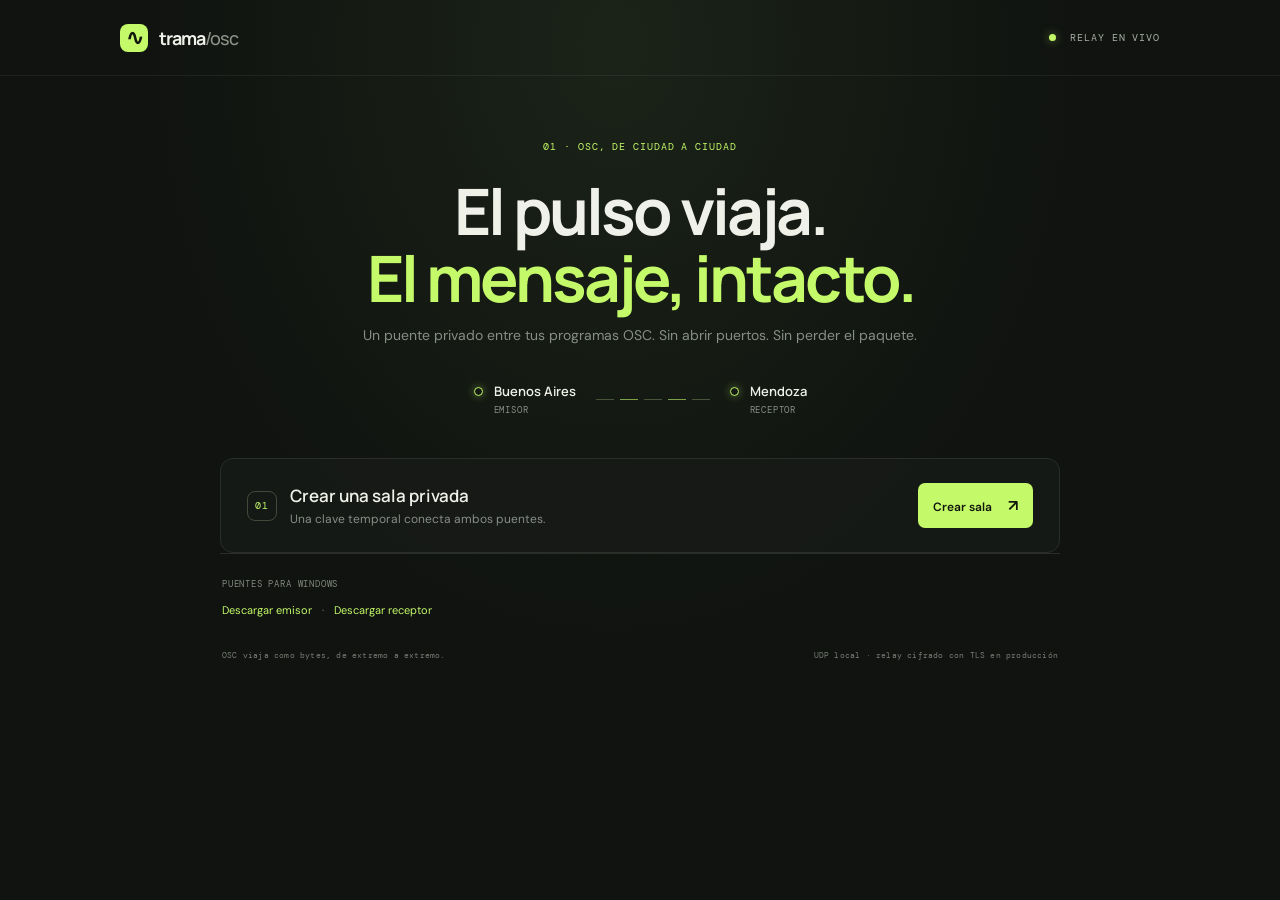
<file: docs/index.html>
<!doctype html>
<html lang="es">
<head>
  <meta charset="utf-8"><meta name="viewport" content="width=device-width, initial-scale=1">
  <meta name="theme-color" content="#101310"><meta name="description" content="Conecta dos programas OSC de forma privada y en tiempo real."><title>Trama OSC — Puente en vivo</title><link rel="manifest" href="./manifest.webmanifest"><link rel="icon" href="./icon-192.png" type="image/png"><link rel="stylesheet" href="./style.css">
</head>
<body>
  <header class="top"><a class="brand" href="/"><span class="brand-mark">∿</span> trama<span class="brand-light">/osc</span></a><div class="top-actions"><button id="installButton" class="install hidden">Instalar app</button><span class="live"><i></i> RELAY EN VIVO</span></div></header>
  <main>
    <section class="hero"><div class="eyebrow"><span>01</span> · OSC, DE CIUDAD A CIUDAD</div><h1>El pulso viaja.<br><em>El mensaje, intacto.</em></h1><p>Un puente privado entre tus programas OSC. Sin abrir puertos. Sin perder el paquete.</p>
      <div class="route"><div class="city"><span class="node"></span><b>Buenos Aires</b><small>EMISOR</small></div><div class="route-line"><span></span><span></span><span></span><span></span><span></span></div><div class="city"><span class="node"></span><b>Mendoza</b><small>RECEPTOR</small></div></div>
    </section>
    <section id="create" class="panel"><div class="panel-heading"><span class="step">01</span><div><h2>Crear una sala privada</h2><p>Una clave temporal conecta ambos puentes.</p></div></div><button id="createButton" class="primary">Crear sala <span>↗</span></button><div id="error" class="error hidden"></div></section>
    <section id="room" class="room hidden">
      <div class="room-head"><div><div class="eyebrow">SALA ACTIVA</div><h2>La conexión está en tus manos.</h2></div><div class="room-id"><small>CÓDIGO DE SALA</small><strong id="roomId"></strong></div></div>
      <div class="secret"><div><small>CLAVE PRIVADA · COMPÁRTELA SOLO CON TUS PUENTES</small><code id="roomKey"></code></div><button id="copy" class="copy">Copiar clave</button></div>
      <div class="endpoints">
        <article><div class="endpoint-title"><span class="step">A</span><div><h3>Buenos Aires</h3><small>PUENTE EMISOR</small></div><span id="senderState" class="badge"><i></i> Esperando</span></div><div class="instruction"><span>01</span><div><b>Configura tu programa OSC</b><p>Destino: <code>127.0.0.1</code> · Puerto: <code>9000</code></p></div></div><div class="instruction"><span>02</span><div><b>Abre la app emisora</b><p>Ingresa el código y la clave y pulsa Conectar.</p><a class="app-download" href="./TramaOSC-Emisor.exe" download>Descargar app emisora ↓</a></div></div></article>
        <article><div class="endpoint-title"><span class="step">B</span><div><h3>Mendoza</h3><small>PUENTE RECEPTOR</small></div><span id="receiverState" class="badge"><i></i> Esperando</span></div><div class="instruction"><span>01</span><div><b>Configura el programa receptor</b><p>Escucha UDP en <code>127.0.0.1</code> · Puerto <code>9001</code></p></div></div><div class="instruction"><span>02</span><div><b>Abre la app receptora</b><p>Ingresa el código y la clave y pulsa Conectar.</p><a class="app-download" href="./TramaOSC-Receptor.exe" download>Descargar app receptora ↓</a></div></div></article>
      </div>
      <div class="stats"><div><small>PAQUETES RETRANSMITIDOS</small><strong id="packets">0</strong></div><div><small>ÚLTIMO PAQUETE</small><strong id="lastMessage">—</strong></div><div><small>LATENCIA CIUDAD A CIUDAD</small><strong>No medida</strong></div></div>
    </section>
    <section class="downloads"><small>PUENTES PARA WINDOWS</small><p><a href="./TramaOSC-Emisor.exe" download>Descargar emisor</a><span>·</span><a href="./TramaOSC-Receptor.exe" download>Descargar receptor</a></p></section>
    <footer><span>OSC viaja como bytes, de extremo a extremo.</span><span>UDP local · relay cifrado con TLS en producción</span></footer>
  </main><script src="./config.js"></script><script src="./app.js"></script>
</body></html>
</file>
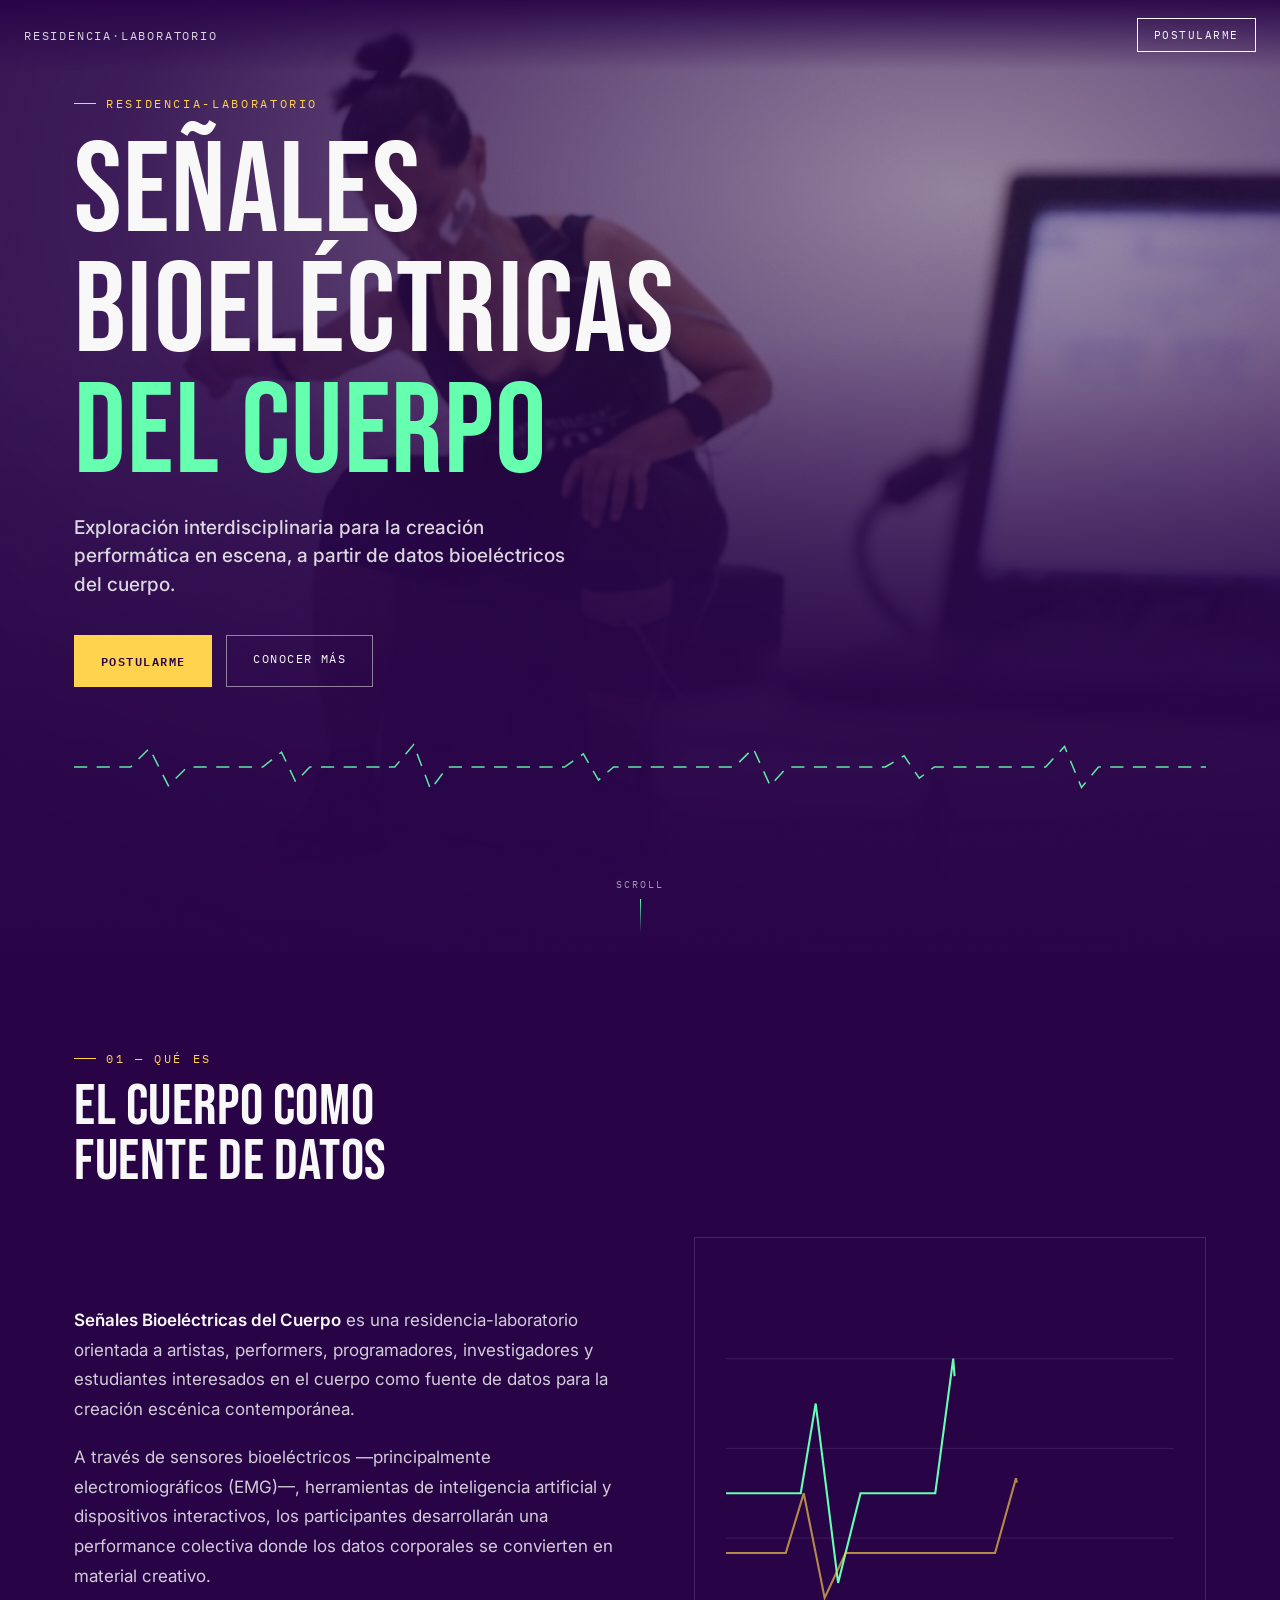
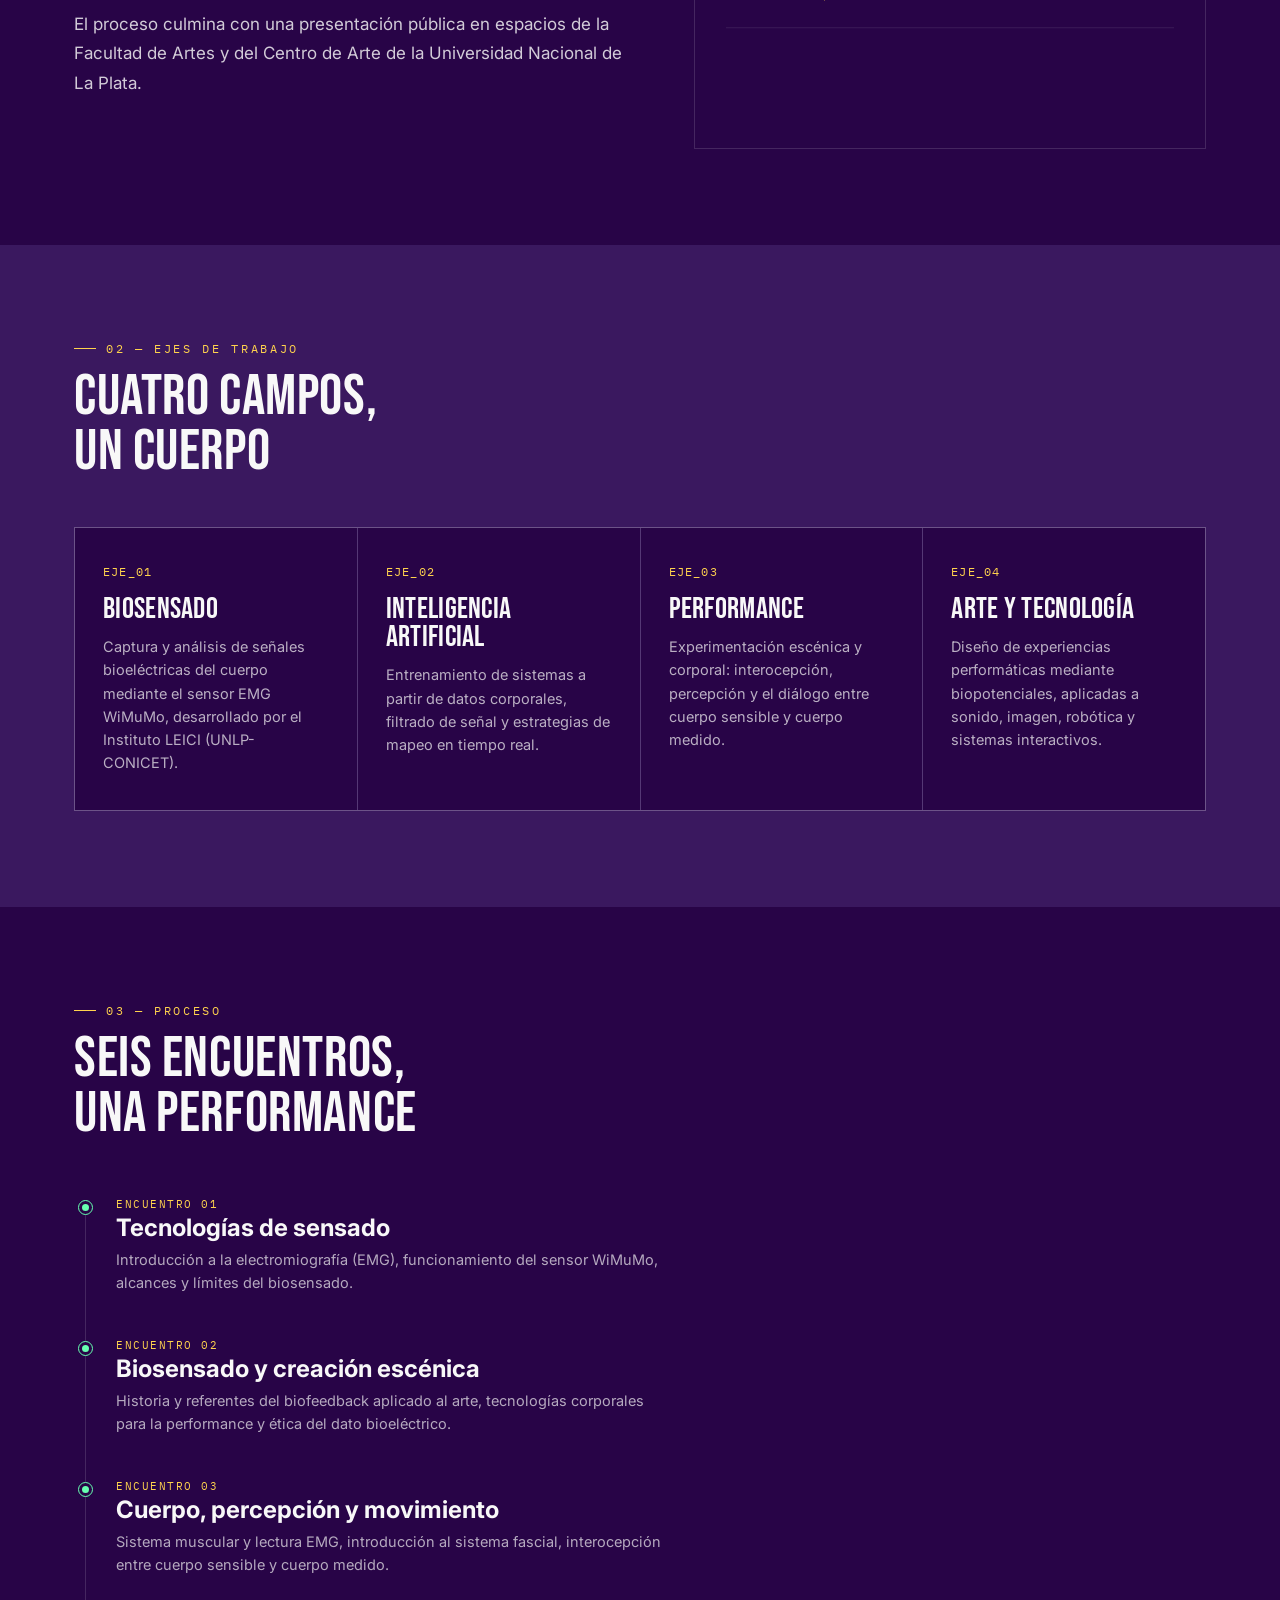
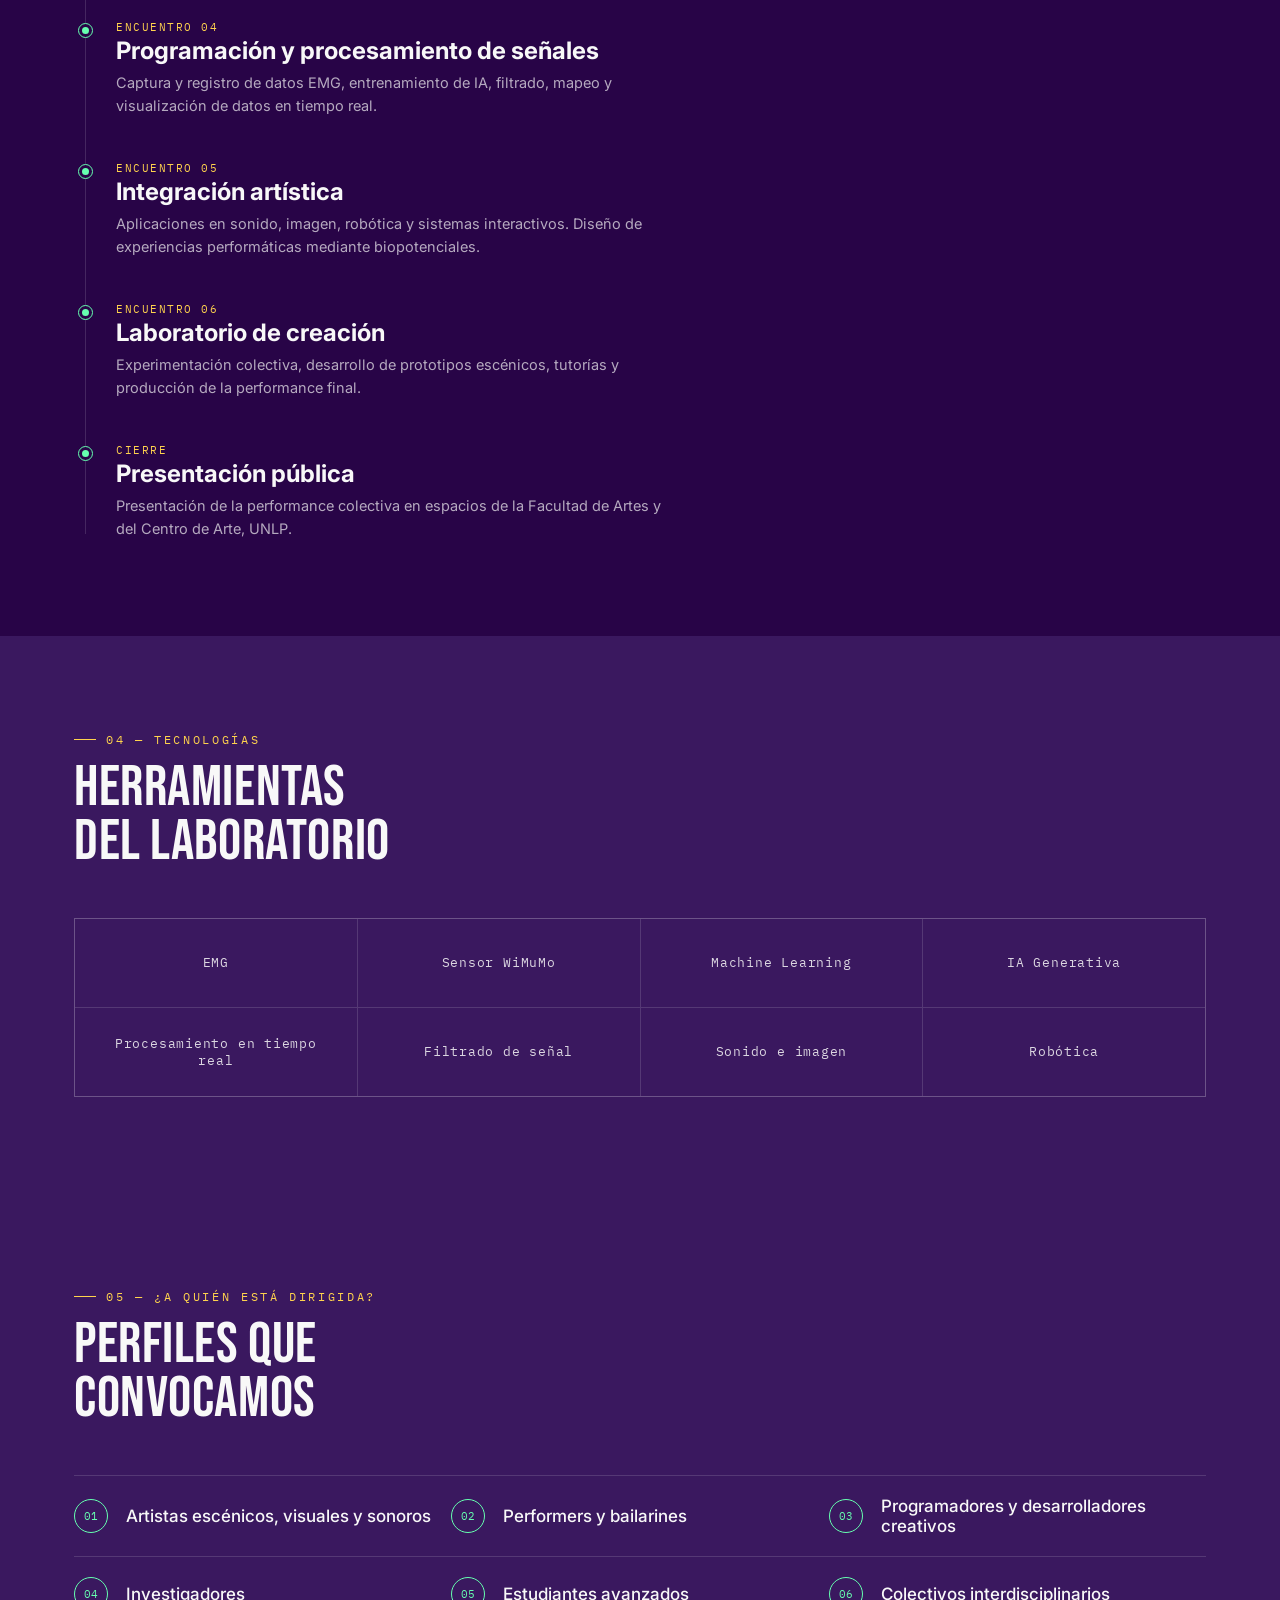
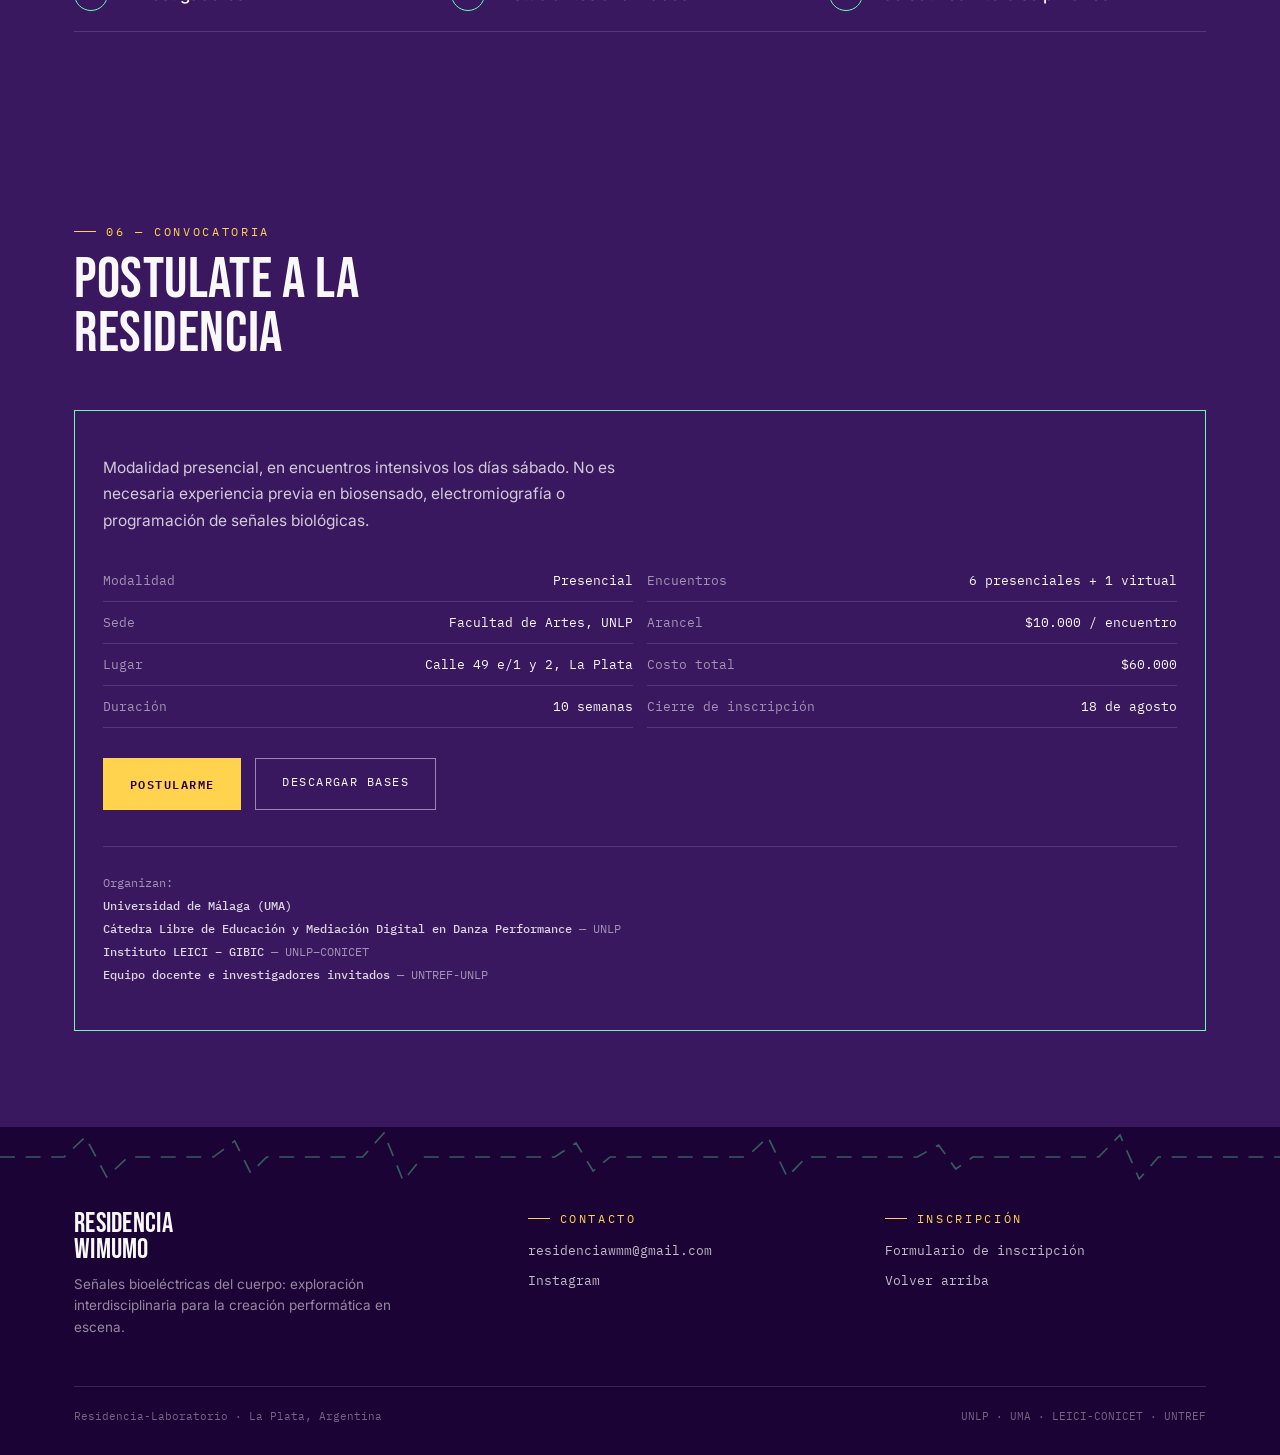
<file: docs/senales-bioelectricas-del-cuerpo.html>
<!DOCTYPE html>
<html lang="es">
<head>
<meta charset="UTF-8">
<meta name="viewport" content="width=device-width, initial-scale=1.0">
<title>Señales Bioeléctricas del Cuerpo — Residencia-Laboratorio</title>
<link rel="preconnect" href="https://fonts.googleapis.com">
<link rel="preconnect" href="https://fonts.gstatic.com" crossorigin>
<link href="https://fonts.googleapis.com/css2?family=Bebas+Neue&family=Inter:wght@400;500;600;700&family=IBM+Plex+Mono:wght@400;500;600&display=swap" rel="stylesheet">
<style>
  :root{
    --background:#280447;
    --background-secondary:#3A185F;
    --green:#66FFB0;
    --yellow:#FFD34D;
    --white:#F8F8F8;
    --line: rgba(248,248,248,0.14);
    --max: 1180px;
  }
  *{box-sizing:border-box; margin:0; padding:0;}
  html{scroll-behavior:smooth;}
  body{
    background:var(--background);
    color:var(--white);
    font-family:'Inter',sans-serif;
    overflow-x:hidden;
    -webkit-font-smoothing:antialiased;
  }
  ::selection{background:var(--green); color:var(--background);}

  h1,h2,h3,.display{
    font-family:'Bebas Neue',sans-serif;
    font-weight:400;
    letter-spacing:0.01em;
    line-height:0.94;
    text-transform:uppercase;
  }
  .mono{font-family:'IBM Plex Mono',monospace;}
  .wrap{max-width:var(--max); margin:0 auto; padding:0 24px;}
  a{color:inherit; text-decoration:none;}
  img{max-width:100%; display:block;}

  .eyebrow{
    font-family:'IBM Plex Mono',monospace;
    font-size:12px;
    letter-spacing:0.22em;
    text-transform:uppercase;
    color:var(--yellow);
    display:flex;
    align-items:center;
    gap:10px;
  }
  .eyebrow::before{
    content:'';
    width:22px; height:1px;
    background:var(--yellow);
    display:inline-block;
  }

  /* reduced motion */
  @media (prefers-reduced-motion: reduce){
    *{animation-duration:0.01ms !important; animation-iteration-count:1 !important; transition-duration:0.01ms !important; scroll-behavior:auto !important;}
  }

  /* ---------- noise overlay ---------- */
  .noise{
    position:absolute; inset:0;
    opacity:0.06;
    pointer-events:none;
    mix-blend-mode:overlay;
    background-image:url("data:image/svg+xml,%3Csvg xmlns='http://www.w3.org/2000/svg' width='120' height='120'%3E%3Cfilter id='n'%3E%3CfeTurbulence type='fractalNoise' baseFrequency='0.9' numOctaves='2' stitchTiles='stitch'/%3E%3C/filter%3E%3Crect width='100%25' height='100%25' filter='url(%23n)'/%3E%3C/svg%3E");
  }

  /* ---------- nav ---------- */
  header.nav{
    position:fixed; top:0; left:0; right:0; z-index:100;
    display:flex; align-items:center; justify-content:space-between;
    padding:18px 24px;
    background:linear-gradient(180deg, rgba(40,4,71,0.92), rgba(40,4,71,0));
    backdrop-filter:blur(2px);
  }
  .nav-mark{font-family:'IBM Plex Mono',monospace; font-size:12px; letter-spacing:0.15em; color:var(--white); opacity:0.85;}
  .nav-mark span{color:var(--green);}
  .nav-cta{
    font-family:'IBM Plex Mono',monospace;
    font-size:11px; letter-spacing:0.14em;
    text-transform:uppercase;
    border:1px solid var(--white);
    padding:9px 16px;
    transition:background .25s, color .25s, border-color .25s;
  }
  .nav-cta:hover{background:var(--green); border-color:var(--green); color:var(--background);}

  /* ---------- hero ---------- */
  .hero{
    position:relative;
    min-height:100svh;
    display:flex;
    align-items:flex-end;
    overflow:hidden;
  }
  .hero-bg{
    position:absolute; inset:0;
    background-image:url('[data-uri]');
    background-size:cover;
    background-position:60% 30%;
    filter:saturate(0.85) contrast(1.05);
  }
  .hero-overlay{
    position:absolute; inset:0;
    background:
      radial-gradient(120% 90% at 75% 20%, rgba(40,4,71,0.25), rgba(40,4,71,0.86) 55%, rgba(40,4,71,0.98) 100%),
      linear-gradient(0deg, var(--background) 0%, rgba(40,4,71,0.55) 38%, rgba(40,4,71,0.2) 65%);
  }
  .hero-inner{
    position:relative; z-index:2;
    width:100%;
    padding:0 24px 64px;
    max-width:var(--max);
    margin:0 auto;
  }
  .hero-readouts{
    position:absolute; top:100px; right:24px; z-index:2;
    font-family:'IBM Plex Mono',monospace;
    font-size:11px; color:var(--green);
    text-align:right; line-height:1.9;
    opacity:0.85;
    display:none;
  }
  .hero-readouts .row{opacity:0; animation:flicker 3.4s ease-in-out infinite;}
  .hero-readouts .row:nth-child(2){animation-delay:.4s;}
  .hero-readouts .row:nth-child(3){animation-delay:.8s;}
  .hero-readouts .row:nth-child(4){animation-delay:1.2s;}
  .hero-readouts .row:nth-child(5){animation-delay:1.6s;}
  @keyframes flicker{
    0%{opacity:0; transform:translateY(4px);}
    12%{opacity:1; transform:translateY(0);}
    88%{opacity:1;}
    100%{opacity:0;}
  }
  .hero-eyebrow{margin-bottom:22px;}
  .hero h1{
    font-size:clamp(52px, 12vw, 128px);
    color:var(--white);
  }
  .hero h1 .accent{color:var(--green);}
  .hero-sub{
    font-family:'Inter',sans-serif;
    font-size:clamp(15px,2.4vw,19px);
    font-weight:500;
    max-width:520px;
    color:rgba(248,248,248,0.86);
    margin-top:20px;
    line-height:1.5;
  }
  .hero-actions{
    display:flex; gap:14px; flex-wrap:wrap;
    margin-top:36px;
  }
  .btn{
    font-family:'IBM Plex Mono',monospace;
    font-size:12px; letter-spacing:0.12em; text-transform:uppercase;
    padding:15px 26px;
    display:inline-block;
    border:1px solid transparent;
    cursor:pointer;
    transition:transform .2s ease, background .2s ease, color .2s ease, border-color .2s ease;
  }
  .btn-solid{background:var(--yellow); color:var(--background); font-weight:600;}
  .btn-solid:hover{transform:translateY(-2px); background:var(--green);}
  .btn-outline{border-color:rgba(248,248,248,0.5); color:var(--white);}
  .btn-outline:hover{border-color:var(--green); color:var(--green); transform:translateY(-2px);}

  .hero-emg{
    position:relative; z-index:2;
    margin-top:52px;
    width:100%;
    height:56px;
    opacity:0.9;
  }
  .hero-emg svg{width:100%; height:100%; overflow:visible;}
  .emg-path{
    fill:none; stroke:var(--green); stroke-width:1.6;
    stroke-dasharray:14 10;
    animation:dash 1.4s linear infinite;
  }
  @keyframes dash{ to{ stroke-dashoffset:-48; } }

  .scroll-ind{
    position:absolute; left:50%; bottom:22px; transform:translateX(-50%);
    z-index:2;
    font-family:'IBM Plex Mono',monospace; font-size:10px; letter-spacing:0.2em;
    color:rgba(248,248,248,0.6);
    display:flex; flex-direction:column; align-items:center; gap:8px;
  }
  .scroll-ind .bar{width:1px; height:34px; background:linear-gradient(var(--green), transparent); animation:scrolldown 1.8s ease-in-out infinite;}
  @keyframes scrolldown{
    0%{transform:scaleY(0); transform-origin:top;}
    50%{transform:scaleY(1); transform-origin:top;}
    50.01%{transform-origin:bottom;}
    100%{transform:scaleY(0); transform-origin:bottom;}
  }

  /* ---------- sections generic ---------- */
  section{position:relative; padding:96px 0;}
  .sec-title{
    font-size:clamp(34px,6vw,58px);
    margin:14px 0 0;
  }
  .sec-alt{background:var(--background-secondary);}

  /* ---------- section 1: qué es ---------- */
  .intro-grid{
    display:grid; gap:52px;
    grid-template-columns:1fr;
    align-items:center;
    margin-top:48px;
  }
  .intro-text p{
    font-size:17px; line-height:1.75;
    color:rgba(248,248,248,0.82);
    margin-top:18px;
  }
  .intro-text p strong{color:var(--white); font-weight:600;}
  .intro-visual{
    position:relative;
    aspect-ratio:1/1;
    border:1px solid var(--line);
    display:flex; align-items:center; justify-content:center;
    overflow:hidden;
  }
  .intro-visual svg{width:88%; height:88%;}
  .pulse-line{fill:none; stroke:var(--green); stroke-width:1.4;}
  .pulse-line.y{stroke:var(--yellow); opacity:0.65;}
  .grid-dots{stroke:rgba(248,248,248,0.12);}

  /* ---------- section 2: ejes ---------- */
  .cards{
    display:grid; grid-template-columns:1fr; gap:1px;
    margin-top:48px;
    background:var(--line);
    border:1px solid var(--line);
  }
  .card{
    background:var(--background);
    padding:36px 28px;
    transition:background .3s ease;
    position:relative;
    overflow:hidden;
  }
  .card::after{
    content:'';
    position:absolute; left:0; bottom:0; height:2px; width:0%;
    background:var(--green);
    transition:width .35s ease;
  }
  .card:hover::after{width:100%;}
  .card:hover{background:var(--background-secondary);}
  .card .num{font-family:'IBM Plex Mono',monospace; font-size:12px; color:var(--yellow); letter-spacing:0.1em;}
  .card h3{font-size:30px; margin-top:16px; color:var(--white);}
  .card p{font-size:14.5px; color:rgba(248,248,248,0.7); margin-top:12px; line-height:1.6;}

  /* ---------- section 3: proceso timeline ---------- */
  .timeline{margin-top:56px; position:relative;}
  .timeline-track{
    position:absolute; left:11px; top:6px; bottom:6px; width:1px;
    background:var(--line);
  }
  .timeline-track::after{
    content:''; position:absolute; left:0; top:0; width:100%; height:0%;
    background:linear-gradient(var(--green), var(--yellow));
    animation:fillTrack 3.2s ease-in-out infinite alternate;
    box-shadow:0 0 8px rgba(102,255,176,0.5);
  }
  @keyframes fillTrack{ from{height:6%;} to{height:100%;} }
  .t-item{
    position:relative;
    padding:0 0 44px 42px;
  }
  .t-item:last-child{padding-bottom:0;}
  .t-dot{
    position:absolute; left:4px; top:3px;
    width:15px; height:15px; border-radius:50%;
    background:var(--background);
    border:1px solid var(--green);
  }
  .t-dot::after{
    content:''; position:absolute; inset:3px; border-radius:50%; background:var(--green);
  }
  .t-item .t-num{font-family:'IBM Plex Mono',monospace; font-size:11px; color:var(--yellow); letter-spacing:0.14em;}
  .t-item h3{font-size:24px; margin-top:6px; color:var(--white); text-transform:none; font-family:'Inter',sans-serif; font-weight:700; letter-spacing:0;}
  .t-item p{font-size:14.5px; color:rgba(248,248,248,0.68); margin-top:8px; max-width:560px; line-height:1.6;}

  /* ---------- section 4: tecnologías ---------- */
  .tech-grid{
    display:grid; grid-template-columns:repeat(2,1fr); gap:1px;
    margin-top:48px;
    background:var(--line); border:1px solid var(--line);
  }
  .tech-cell{
    background:var(--background-secondary);
    padding:26px 18px;
    font-family:'IBM Plex Mono',monospace;
    font-size:13px; letter-spacing:0.06em;
    display:flex; align-items:center; justify-content:center; text-align:center;
    min-height:88px;
    color:rgba(248,248,248,0.85);
    transition:color .25s, background .25s;
  }
  .tech-cell:hover{color:var(--green); background:var(--background);}

  /* ---------- section 5: galería ---------- */
  .gallery{
    margin-top:48px;
    column-count:1; column-gap:14px;
  }
  .g-item{
    position:relative; margin-bottom:14px; overflow:hidden;
    break-inside:avoid;
  }
  .g-item img{width:100%; display:block; filter:saturate(0.9);}
  .g-cap{
    position:absolute; left:0; right:0; bottom:0;
    padding:18px;
    background:linear-gradient(0deg, rgba(40,4,71,0.92), transparent);
    opacity:0; transform:translateY(8px);
    transition:opacity .3s ease, transform .3s ease;
  }
  .g-cap .name{font-family:'Inter',sans-serif; font-weight:600; font-size:14px; color:var(--white);}
  .g-cap .yr{font-family:'IBM Plex Mono',monospace; font-size:11px; color:var(--green); margin-top:3px;}
  .g-item:hover .g-cap{opacity:1; transform:translateY(0);}
  .g-item:hover img{filter:brightness(0.55) saturate(0.9);}
  .g-item img{transition:filter .3s ease;}

  /* ---------- section 6: dirigida a ---------- */
  .aud-list{
    display:grid; grid-template-columns:1fr; gap:0;
    margin-top:48px;
    border-top:1px solid var(--line);
  }
  .aud-item{
    display:flex; align-items:center; gap:18px;
    padding:20px 0;
    border-bottom:1px solid var(--line);
  }
  .aud-item .ic{
    width:34px; height:34px; flex:none;
    border:1px solid var(--green); border-radius:50%;
    display:flex; align-items:center; justify-content:center;
    font-family:'IBM Plex Mono',monospace; font-size:11px; color:var(--green);
  }
  .aud-item span.label{font-size:17px; font-weight:500;}

  /* ---------- section 7: coordinación ---------- */
  .coord{
    margin-top:48px;
    display:grid; grid-template-columns:1fr; gap:32px;
    align-items:start;
  }
  .coord-frame{
    border:1px solid var(--line);
    aspect-ratio:4/5;
    background:
      linear-gradient(160deg, var(--background-secondary), var(--background));
    position:relative; overflow:hidden;
  }
  .coord-frame::before{
    content:'LA';
    position:absolute; inset:0;
    display:flex; align-items:center; justify-content:center;
    font-family:'Bebas Neue',sans-serif; font-size:120px; color:rgba(248,248,248,0.05);
  }
  .coord-name{font-size:36px; color:var(--white);}
  .coord-role{font-family:'IBM Plex Mono',monospace; font-size:12px; color:var(--yellow); letter-spacing:0.08em; margin-top:10px;}
  .coord-desc{font-size:15.5px; line-height:1.7; color:rgba(248,248,248,0.78); margin-top:18px;}

  /* ---------- section 8: convocatoria ---------- */
  .conv{
    border:1px solid var(--green);
    padding:44px 28px;
    margin-top:48px;
    position:relative;
  }
  .conv-grid{
    display:grid; grid-template-columns:1fr; gap:14px;
    margin-top:26px;
  }
  .conv-row{
    display:flex; justify-content:space-between; gap:12px;
    padding:12px 0;
    border-bottom:1px solid var(--line);
    font-family:'IBM Plex Mono',monospace; font-size:13px;
  }
  .conv-row .k{color:rgba(248,248,248,0.55);}
  .conv-row .v{color:var(--white); text-align:right;}
  .conv-actions{display:flex; gap:14px; flex-wrap:wrap; margin-top:30px;}
  .conv-org{
    margin-top:36px; padding-top:24px; border-top:1px solid var(--line);
    font-family:'IBM Plex Mono',monospace; font-size:11.5px; color:rgba(248,248,248,0.55); line-height:2;
  }
  .conv-org b{color:rgba(248,248,248,0.85); font-weight:500;}

  /* ---------- footer ---------- */
  footer{
    background:#1c0335;
    padding:64px 0 32px;
    position:relative;
    overflow:hidden;
  }
  .footer-emg{position:absolute; top:0; left:0; width:100%; height:60px; opacity:0.35;}
  .footer-grid{
    display:grid; grid-template-columns:1fr; gap:36px;
    margin-top:20px;
  }
  .footer-brand h3{font-size:28px;}
  .footer-brand p{font-size:13.5px; color:rgba(248,248,248,0.55); margin-top:10px; max-width:340px; line-height:1.6;}
  .footer-links{display:flex; flex-direction:column; gap:10px;}
  .footer-links a{
    font-family:'IBM Plex Mono',monospace; font-size:13px;
    color:rgba(248,248,248,0.75);
    width:fit-content;
    border-bottom:1px solid transparent;
    padding-bottom:2px;
    transition:border-color .2s, color .2s;
  }
  .footer-links a:hover{color:var(--green); border-color:var(--green);}
  .footer-bottom{
    margin-top:48px; padding-top:22px; border-top:1px solid var(--line);
    display:flex; justify-content:space-between; flex-wrap:wrap; gap:10px;
    font-family:'IBM Plex Mono',monospace; font-size:11px; color:rgba(248,248,248,0.4);
  }

  /* focus visibility */
  a:focus-visible, button:focus-visible{outline:2px solid var(--green); outline-offset:3px;}

  /* ---------- responsive ---------- */
  @media (min-width:640px){
    .gallery{column-count:2;}
    .aud-list{grid-template-columns:1fr 1fr;}
    .tech-grid{grid-template-columns:repeat(3,1fr);}
    .conv-grid{grid-template-columns:1fr 1fr;}
    .footer-grid{grid-template-columns:1.3fr 1fr 1fr;}
  }
  @media (min-width:860px){
    .hero-readouts{display:block;}
    .intro-grid{grid-template-columns:1fr 0.9fr;}
    .cards{grid-template-columns:repeat(4,1fr);}
    .tech-grid{grid-template-columns:repeat(4,1fr);}
    .gallery{column-count:3;}
    .coord{grid-template-columns:0.6fr 1fr;}
  }
  @media (min-width:1024px){
    .aud-list{grid-template-columns:repeat(3,1fr);}
  }
</style>
</head>
<body>

<header class="nav">
  <div class="nav-mark">RESIDENCIA<span>·</span>LABORATORIO</div>
  <a href="#convocatoria" class="nav-cta">Postularme</a>
</header>

<!-- ================= HERO ================= -->
<section class="hero">
  <div class="hero-bg"></div>
  <div class="hero-overlay"></div>
  <div class="noise"></div>

  <div class="hero-readouts mono">
    <div class="row">EMG_CH01&nbsp;&nbsp;0.0284</div>
    <div class="row">EMG_CH02&nbsp;&nbsp;0.1471</div>
    <div class="row">EMG_CH03&nbsp;&nbsp;0.0096</div>
    <div class="row">EMG_CH04&nbsp;&nbsp;0.2405</div>
    <div class="row">EMG_CH05&nbsp;&nbsp;0.0430</div>
  </div>

  <div class="hero-inner">
    <div class="eyebrow hero-eyebrow">Residencia-Laboratorio</div>
    <h1>Señales<br>bioeléctricas<br><span class="accent">del cuerpo</span></h1>
    <p class="hero-sub">Exploración interdisciplinaria para la creación performática en escena, a partir de datos bioeléctricos del cuerpo.</p>
    <div class="hero-actions">
      <a href="https://forms.gle/Cqd99xweaUnH3iA36" class="btn btn-solid">Postularme</a>
      <a href="#que-es" class="btn btn-outline">Conocer más</a>
    </div>

    <div class="hero-emg">
      <svg viewBox="0 0 1200 60" preserveAspectRatio="none">
        <path class="emg-path" d="M0,30 L60,30 L80,10 L100,50 L120,30 L200,30 L220,14 L235,46 L250,30 L340,30 L360,6 L378,54 L396,30 L520,30 L540,16 L556,44 L572,30 L700,30 L720,10 L738,50 L756,30 L860,30 L880,18 L896,42 L912,30 L1030,30 L1050,8 L1068,52 L1086,30 L1200,30"/>
      </svg>
    </div>
  </div>

  <div class="scroll-ind"><span>SCROLL</span><span class="bar"></span></div>
</section>

<!-- ================= SECCIÓN 1 — QUÉ ES ================= -->
<section id="que-es">
  <div class="wrap">
    <div class="eyebrow">01 — Qué es</div>
    <h2 class="sec-title">El cuerpo como<br>fuente de datos</h2>

    <div class="intro-grid">
      <div class="intro-text">
        <p><strong>Señales Bioeléctricas del Cuerpo</strong> es una residencia-laboratorio orientada a artistas, performers, programadores, investigadores y estudiantes interesados en el cuerpo como fuente de datos para la creación escénica contemporánea.</p>
        <p>A través de sensores bioeléctricos —principalmente electromiográficos (EMG)—, herramientas de inteligencia artificial y dispositivos interactivos, los participantes desarrollarán una performance colectiva donde los datos corporales se convierten en material creativo.</p>
        <p>El proceso culmina con una presentación pública en espacios de la Facultad de Artes y del Centro de Arte de la Universidad Nacional de La Plata.</p>
      </div>
      <div class="intro-visual">
        <svg viewBox="0 0 300 300">
          <g class="grid-dots">
            <line x1="0" y1="60" x2="300" y2="60" stroke-width="0.5"/>
            <line x1="0" y1="120" x2="300" y2="120" stroke-width="0.5"/>
            <line x1="0" y1="180" x2="300" y2="180" stroke-width="0.5"/>
            <line x1="0" y1="240" x2="300" y2="240" stroke-width="0.5"/>
          </g>
          <path class="pulse-line" d="M0,150 L50,150 L60,90 L75,210 L90,150 L140,150 L152,60 L166,240 L180,150 L300,150">
            <animate attributeName="stroke-dasharray" values="0,600;600,600" dur="2.6s" repeatCount="indefinite"/>
          </path>
          <path class="pulse-line y" d="M0,190 L40,190 L52,150 L66,220 L80,190 L180,190 L194,140 L210,230 L224,190 L300,190">
            <animate attributeName="stroke-dasharray" values="0,600;600,600" dur="3.4s" repeatCount="indefinite"/>
          </path>
        </svg>
      </div>
    </div>
  </div>
</section>

<!-- ================= SECCIÓN 2 — EJES ================= -->
<section class="sec-alt">
  <div class="wrap">
    <div class="eyebrow">02 — Ejes de trabajo</div>
    <h2 class="sec-title">Cuatro campos,<br>un cuerpo</h2>

    <div class="cards">
      <div class="card">
        <div class="num mono">EJE_01</div>
        <h3>Biosensado</h3>
        <p>Captura y análisis de señales bioeléctricas del cuerpo mediante el sensor EMG WiMuMo, desarrollado por el Instituto LEICI (UNLP-CONICET).</p>
      </div>
      <div class="card">
        <div class="num mono">EJE_02</div>
        <h3>Inteligencia Artificial</h3>
        <p>Entrenamiento de sistemas a partir de datos corporales, filtrado de señal y estrategias de mapeo en tiempo real.</p>
      </div>
      <div class="card">
        <div class="num mono">EJE_03</div>
        <h3>Performance</h3>
        <p>Experimentación escénica y corporal: interocepción, percepción y el diálogo entre cuerpo sensible y cuerpo medido.</p>
      </div>
      <div class="card">
        <div class="num mono">EJE_04</div>
        <h3>Arte y Tecnología</h3>
        <p>Diseño de experiencias performáticas mediante biopotenciales, aplicadas a sonido, imagen, robótica y sistemas interactivos.</p>
      </div>
    </div>
  </div>
</section>

<!-- ================= SECCIÓN 3 — PROCESO ================= -->
<section>
  <div class="wrap">
    <div class="eyebrow">03 — Proceso</div>
    <h2 class="sec-title">Seis encuentros,<br>una performance</h2>

    <div class="timeline">
      <div class="timeline-track"></div>

      <div class="t-item">
        <div class="t-dot"></div>
        <div class="t-num mono">ENCUENTRO 01</div>
        <h3>Tecnologías de sensado</h3>
        <p>Introducción a la electromiografía (EMG), funcionamiento del sensor WiMuMo, alcances y límites del biosensado.</p>
      </div>
      <div class="t-item">
        <div class="t-dot"></div>
        <div class="t-num mono">ENCUENTRO 02</div>
        <h3>Biosensado y creación escénica</h3>
        <p>Historia y referentes del biofeedback aplicado al arte, tecnologías corporales para la performance y ética del dato bioeléctrico.</p>
      </div>
      <div class="t-item">
        <div class="t-dot"></div>
        <div class="t-num mono">ENCUENTRO 03</div>
        <h3>Cuerpo, percepción y movimiento</h3>
        <p>Sistema muscular y lectura EMG, introducción al sistema fascial, interocepción entre cuerpo sensible y cuerpo medido.</p>
      </div>
      <div class="t-item">
        <div class="t-dot"></div>
        <div class="t-num mono">ENCUENTRO 04</div>
        <h3>Programación y procesamiento de señales</h3>
        <p>Captura y registro de datos EMG, entrenamiento de IA, filtrado, mapeo y visualización de datos en tiempo real.</p>
      </div>
      <div class="t-item">
        <div class="t-dot"></div>
        <div class="t-num mono">ENCUENTRO 05</div>
        <h3>Integración artística</h3>
        <p>Aplicaciones en sonido, imagen, robótica y sistemas interactivos. Diseño de experiencias performáticas mediante biopotenciales.</p>
      </div>
      <div class="t-item">
        <div class="t-dot"></div>
        <div class="t-num mono">ENCUENTRO 06</div>
        <h3>Laboratorio de creación</h3>
        <p>Experimentación colectiva, desarrollo de prototipos escénicos, tutorías y producción de la performance final.</p>
      </div>
      <div class="t-item">
        <div class="t-dot"></div>
        <div class="t-num mono">CIERRE</div>
        <h3>Presentación pública</h3>
        <p>Presentación de la performance colectiva en espacios de la Facultad de Artes y del Centro de Arte, UNLP.</p>
      </div>
    </div>
  </div>
</section>

<!-- ================= SECCIÓN 4 — TECNOLOGÍAS ================= -->
<section class="sec-alt">
  <div class="wrap">
    <div class="eyebrow">04 — Tecnologías</div>
    <h2 class="sec-title">Herramientas<br>del laboratorio</h2>

    <div class="tech-grid mono">
      <div class="tech-cell">EMG</div>
      <div class="tech-cell">Sensor WiMuMo</div>
      <div class="tech-cell">Machine Learning</div>
      <div class="tech-cell">IA Generativa</div>
      <div class="tech-cell">Procesamiento en tiempo real</div>
      <div class="tech-cell">Filtrado de señal</div>
      <div class="tech-cell">Sonido e imagen</div>
      <div class="tech-cell">Robótica</div>
    </div>
  </div>
</section>

<!-- ================= SECCIÓN 6 — DIRIGIDA A ================= -->
<section class="sec-alt">
  <div class="wrap">
    <div class="eyebrow">05 — ¿A quién está dirigida?</div>
    <h2 class="sec-title">Perfiles que<br>convocamos</h2>

    <div class="aud-list">
      <div class="aud-item"><div class="ic mono">01</div><span class="label">Artistas escénicos, visuales y sonoros</span></div>
      <div class="aud-item"><div class="ic mono">02</div><span class="label">Performers y bailarines</span></div>
      <div class="aud-item"><div class="ic mono">03</div><span class="label">Programadores y desarrolladores creativos</span></div>
      <div class="aud-item"><div class="ic mono">04</div><span class="label">Investigadores</span></div>
      <div class="aud-item"><div class="ic mono">05</div><span class="label">Estudiantes avanzados</span></div>
      <div class="aud-item"><div class="ic mono">06</div><span class="label">Colectivos interdisciplinarios</span></div>
    </div>
  </div>
</section>


<!-- ================= SECCIÓN 8 — CONVOCATORIA ================= -->
<section class="sec-alt" id="convocatoria">
  <div class="wrap">
    <div class="eyebrow">06 — Convocatoria</div>
    <h2 class="sec-title">Postulate a la<br>residencia</h2>

    <div class="conv">
      <p style="font-size:15.5px; color:rgba(248,248,248,0.8); max-width:560px; line-height:1.7;">
        Modalidad presencial, en encuentros intensivos los días sábado. No es necesaria experiencia previa en biosensado, electromiografía o programación de señales biológicas.
      </p>

      <div class="conv-grid">
        <div>
          <div class="conv-row"><span class="k">Modalidad</span><span class="v">Presencial</span></div>
          <div class="conv-row"><span class="k">Sede</span><span class="v">Facultad de Artes, UNLP</span></div>
          <div class="conv-row"><span class="k">Lugar</span><span class="v">Calle 49 e/1 y 2, La Plata</span></div>
          <div class="conv-row"><span class="k">Duración</span><span class="v">10 semanas</span></div>
        </div>
        <div>
          <div class="conv-row"><span class="k">Encuentros</span><span class="v">6 presenciales + 1 virtual</span></div>
          <div class="conv-row"><span class="k">Arancel</span><span class="v">$10.000 / encuentro</span></div>
          <div class="conv-row"><span class="k">Costo total</span><span class="v">$60.000</span></div>
          <div class="conv-row"><span class="k">Cierre de inscripción</span><span class="v">18 de agosto</span></div>
        </div>
      </div>

      <div class="conv-actions">
        <a href="https://forms.gle/Cqd99xweaUnH3iA36" class="btn btn-solid">Postularme</a>
        <a href="https://drive.google.com/file/d/1Mif_pB8tBia_oW44VcXr7CKdBHgEJj2Y/view?usp=sharing" class="btn btn-outline">Descargar bases</a>
      </div>

      <div class="conv-org">
        <div>Organizan:</div>
        <div><b>Universidad de Málaga (UMA)</b></div>
        <div><b>Cátedra Libre de Educación y Mediación Digital en Danza Performance</b> — UNLP</div>
        <div><b>Instituto LEICI – GIBIC</b> — UNLP–CONICET</div>
        <div><b>Equipo docente e investigadores invitados</b> — UNTREF-UNLP</div>
      </div>
    </div>
  </div>
</section>

<!-- ================= FOOTER ================= -->
<footer>
  <svg class="footer-emg" viewBox="0 0 1200 60" preserveAspectRatio="none">
    <path class="emg-path" d="M0,30 L60,30 L80,10 L100,50 L120,30 L200,30 L220,14 L235,46 L250,30 L340,30 L360,6 L378,54 L396,30 L520,30 L540,16 L556,44 L572,30 L700,30 L720,10 L738,50 L756,30 L860,30 L880,18 L896,42 L912,30 L1030,30 L1050,8 L1068,52 L1086,30 L1200,30"/>
  </svg>
  <div class="wrap">
    <div class="footer-grid">
      <div class="footer-brand">
        <h3 class="display">Residencia<br>Wimumo</h3>
        <p>Señales bioeléctricas del cuerpo: exploración interdisciplinaria para la creación performática en escena.</p>
      </div>
      <div class="footer-links">
        <div class="eyebrow" style="margin-bottom:6px;">Contacto</div>
        <a href="mailto:residenciawmm@gmail.com">residenciawmm@gmail.com</a>
        <a href="https://www.instagram.com" target="_blank" rel="noopener">Instagram</a>
      </div>
      <div class="footer-links">
        <div class="eyebrow" style="margin-bottom:6px;">Inscripción</div>
        <a href="https://forms.gle/Cqd99xweaUnH3iA36" target="_blank" rel="noopener">Formulario de inscripción</a>
        <a href="#que-es">Volver arriba</a>
      </div>
    </div>
    <div class="footer-bottom">
      <span>Residencia-Laboratorio · La Plata, Argentina</span>
      <span>UNLP · UMA · LEICI-CONICET · UNTREF</span>
    </div>
  </div>
</footer>

</body>
</html>
</file>
<file: docs/style.css>
@import url('https://fonts.googleapis.com/css2?family=DM+Mono:wght@400;500&family=DM+Sans:wght@400;500;600;700&family=Manrope:wght@400;500;600;700;800&display=swap');
:root{color-scheme:dark;--bg:#101310;--panel:#171a17;--line:#292e29;--muted:#878e86;--text:#eff1e9;--green:#c4fa69;--mono:'DM Mono',monospace;--sans:'DM Sans',sans-serif;--display:Manrope,sans-serif}*{box-sizing:border-box}body{margin:0;background:var(--bg);color:var(--text);font-family:var(--sans);min-height:100vh;background-image:radial-gradient(ellipse at 48% 5%,#1b2318 0,transparent 49%)}.top{height:76px;border-bottom:1px solid #ffffff0e;display:flex;align-items:center;justify-content:space-between;padding:0 max(calc((100vw - 1040px)/2),32px)}.brand{text-decoration:none;color:var(--text);font:700 18px var(--display);letter-spacing:-1px}.brand-mark{display:inline-grid;place-items:center;width:28px;height:28px;background:var(--green);color:#12170d;border-radius:8px;margin-right:8px;font:700 21px var(--sans)}.brand-light{color:#8c9288;font-weight:500}.live,.eyebrow,.city small,.room-id small,.secret small,.endpoint-title small,.stats small,footer,.step{font:10px var(--mono);letter-spacing:.09em}.live{color:#a8afa4}.live i,.badge i{display:inline-block;width:7px;height:7px;border-radius:50%;background:var(--green);margin-right:7px;box-shadow:0 0 10px #c4fa6980}.live i{animation:pulse 2s infinite}@keyframes pulse{50%{box-shadow:0 0 0 5px #c4fa6915}}main{max-width:900px;padding:0 30px;margin:auto}.hero{text-align:center;padding:64px 0 42px}.eyebrow{color:var(--green)}.hero h1{font:700 clamp(42px,7vw,64px)/1.05 var(--display);letter-spacing:-3px;margin:24px 0 15px}.hero h1 em{color:var(--green);font-style:normal}.hero>p,.panel-heading p{color:var(--muted);font-size:14px}.route{display:flex;align-items:center;justify-content:center;gap:20px;margin:38px auto 0;max-width:460px}.city{display:grid;grid-template-columns:12px auto;align-items:center;column-gap:8px;text-align:left}.city b{font:600 13px var(--display)}.city small{grid-column:2;color:var(--muted);font-size:9px;margin-top:4px}.node{width:9px;height:9px;border:1px solid var(--green);border-radius:50%;box-shadow:0 0 9px #c4fa6970}.route-line{display:flex;gap:6px;align-items:center}.route-line span{width:18px;height:1px;background:#47543a}.route-line span:nth-child(2),.route-line span:nth-child(4){background:var(--green);opacity:.6}.panel,.room{border:1px solid var(--line);border-radius:13px;background:#171a17e8;padding:24px 26px}.panel{display:flex;align-items:center;gap:20px}.panel-heading{display:flex;gap:13px;align-items:center;flex:1}.step{display:grid;place-items:center;flex:0 0 30px;height:30px;border:1px solid #414a39;color:var(--green);border-radius:8px}.panel h2,.room h2{font:600 17px var(--display);margin:0 0 4px}.panel-heading p{margin:0;font-size:12px}.primary{border:0;background:var(--green);color:#10150c;border-radius:7px;padding:12px 15px;font:600 12px var(--sans);cursor:pointer}.primary span{padding-left:13px;font-size:16px}.primary:hover{background:#d5ff93}.hidden{display:none!important}.error{color:#ff9a85;font-size:12px;margin-left:43px}.room{margin-top:15px}.room-head{display:flex;justify-content:space-between;align-items:flex-end;padding:3px 0 21px}.room-head .eyebrow{font-size:9px;margin-bottom:9px}.room-head h2{font-size:20px}.room-id{text-align:right}.room-id small,.secret small,.endpoint-title small,.stats small{display:block;color:var(--muted);font-size:9px}.room-id strong{font:500 17px var(--mono);letter-spacing:.1em;color:var(--green)}.secret{padding:14px 16px;border:1px solid #363f30;background:#1c2119;border-radius:8px;display:flex;align-items:center;justify-content:space-between;gap:14px}.secret code{font:12px var(--mono);display:block;margin-top:8px;overflow-wrap:anywhere;color:#e4edda}.copy{background:transparent;border:1px solid #434b3d;color:var(--text);border-radius:6px;padding:9px 12px;font:11px var(--sans);cursor:pointer;white-space:nowrap}.endpoints{display:grid;grid-template-columns:1fr 1fr;gap:12px;margin-top:14px}.endpoints article{border:1px solid var(--line);border-radius:9px;padding:15px}.endpoint-title{display:flex;align-items:center;gap:10px;padding-bottom:15px;border-bottom:1px solid var(--line)}.endpoint-title h3{font:600 14px var(--display);margin:0 0 4px}.endpoint-title small{font-size:8px}.badge{margin-left:auto;color:var(--muted);font:10px var(--sans);white-space:nowrap}.badge i{background:#6c7468;box-shadow:none;width:6px;height:6px}.badge.online{color:var(--green)}.badge.online i{background:var(--green);box-shadow:0 0 9px #c4fa6980}.instruction{display:grid;grid-template-columns:22px 1fr;gap:8px;margin-top:13px}.instruction>span{font:10px var(--mono);color:#747c70;padding-top:2px}.instruction b{font:500 11px var(--sans)}.instruction p{margin:5px 0 0;color:#adb4a9;font:10px var(--mono)}.instruction code{display:block;font:9px/1.6 var(--mono);color:#b2c69a;margin-top:6px;overflow-wrap:anywhere}.stats{display:grid;grid-template-columns:1fr 1fr 1fr;gap:12px;border-top:1px solid var(--line);margin-top:16px;padding-top:15px}.stats strong{font:500 14px var(--mono);display:block;margin-top:7px}.stats small{font-size:8px}footer{display:flex;justify-content:space-between;color:#777f74;padding:22px 2px 32px;font-size:8px;letter-spacing:.025em}@media(max-width:650px){.top{padding:0 20px}.hero{padding-top:48px}.panel{align-items:flex-start;flex-wrap:wrap}.primary{margin-left:43px}.room{padding:18px}.endpoints{grid-template-columns:1fr}.room-head{align-items:flex-start;gap:12px}.room-head h2{font-size:16px}.room-id strong{font-size:14px}.stats{grid-template-columns:1fr 1fr}.stats div:last-child{display:none}footer{gap:15px;flex-direction:column}}
.top-actions{display:flex;align-items:center;gap:18px}.install{border:1px solid #46513d;background:#1c2119;color:var(--green);border-radius:6px;padding:8px 11px;font:11px var(--sans);cursor:pointer}.install:hover{background:#262d20}@media(max-width:650px){.top-actions{gap:10px}.install{padding:7px 8px;font-size:10px}}
.downloads{border-top:1px solid var(--line);padding:17px 2px 0;color:#81897d}.downloads small{font:9px var(--mono);letter-spacing:.09em}.downloads p{display:flex;gap:10px;align-items:center;font:11px var(--sans)}.downloads a{color:var(--green);text-decoration:none}.downloads a:hover{text-decoration:underline}
.app-download{display:inline-block;color:var(--green);font:10px var(--mono);margin-top:7px;text-decoration:none}.app-download:hover{text-decoration:underline}
</file>
